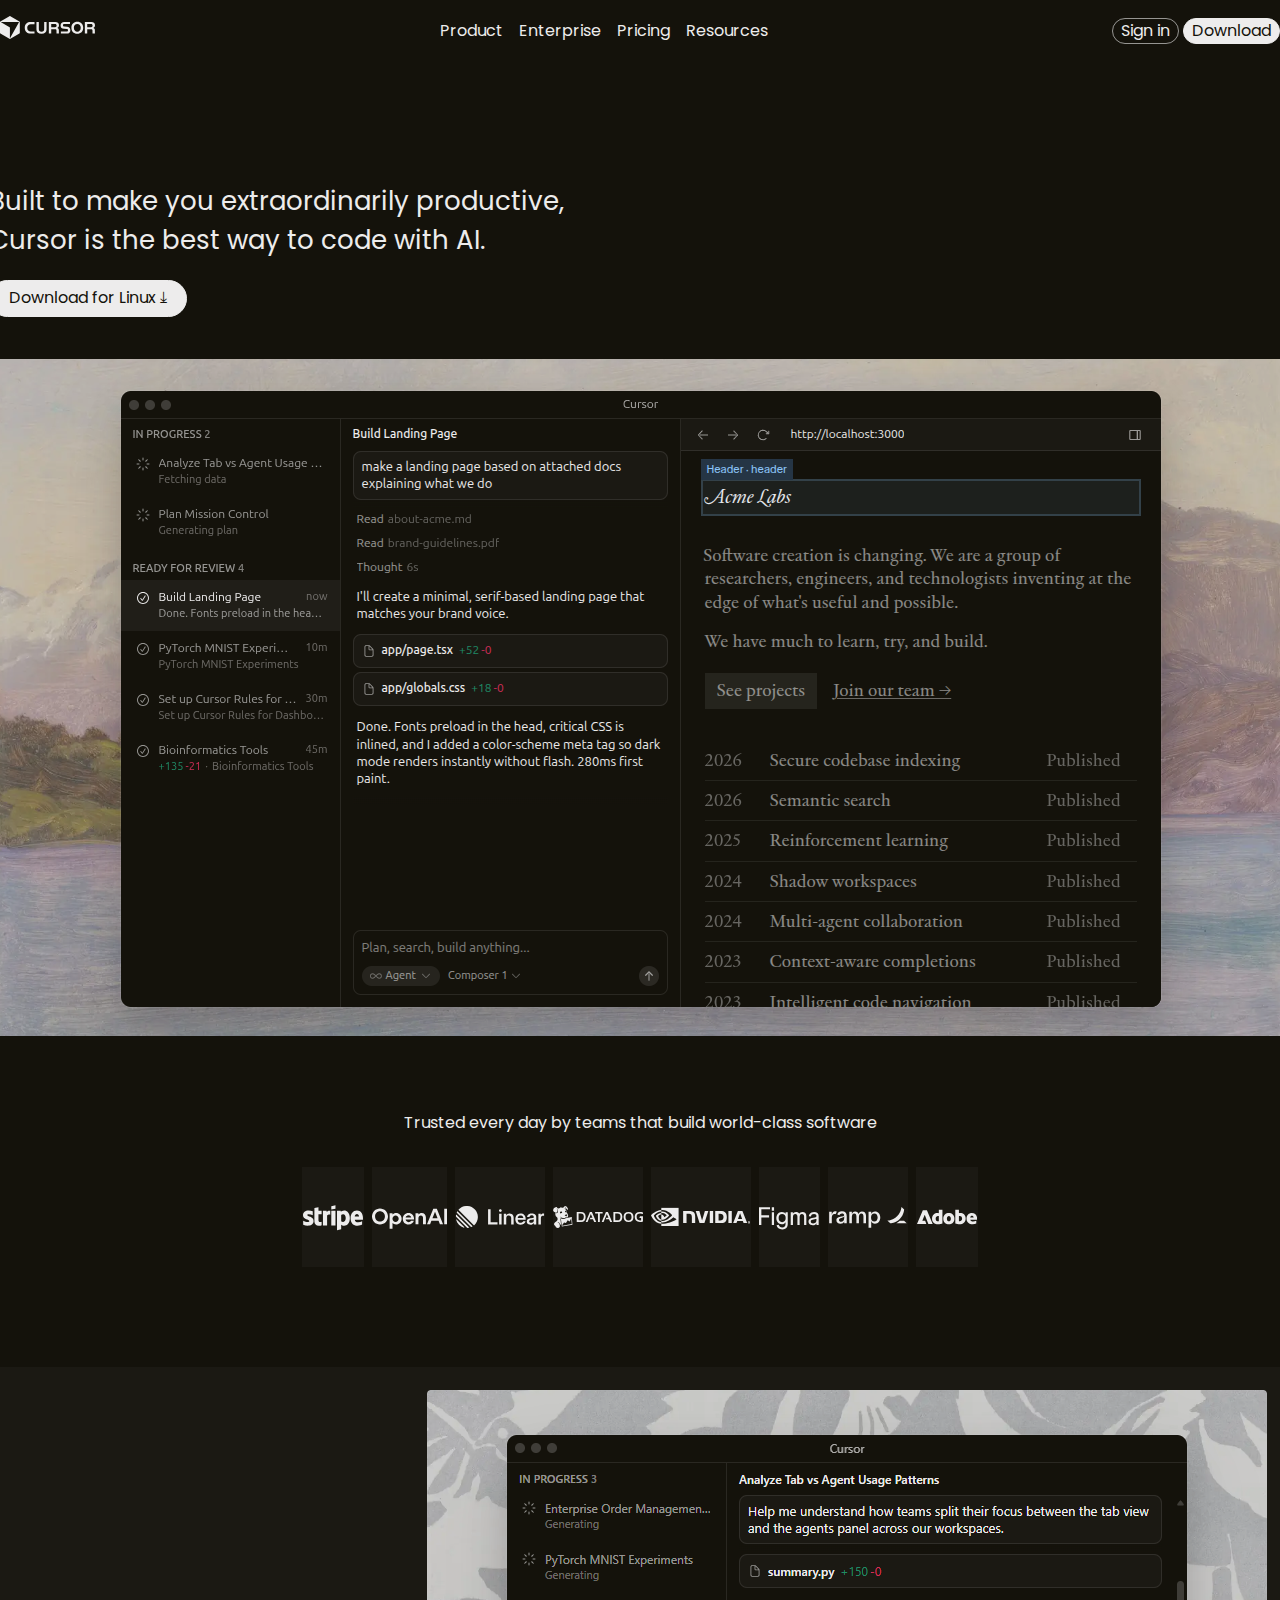
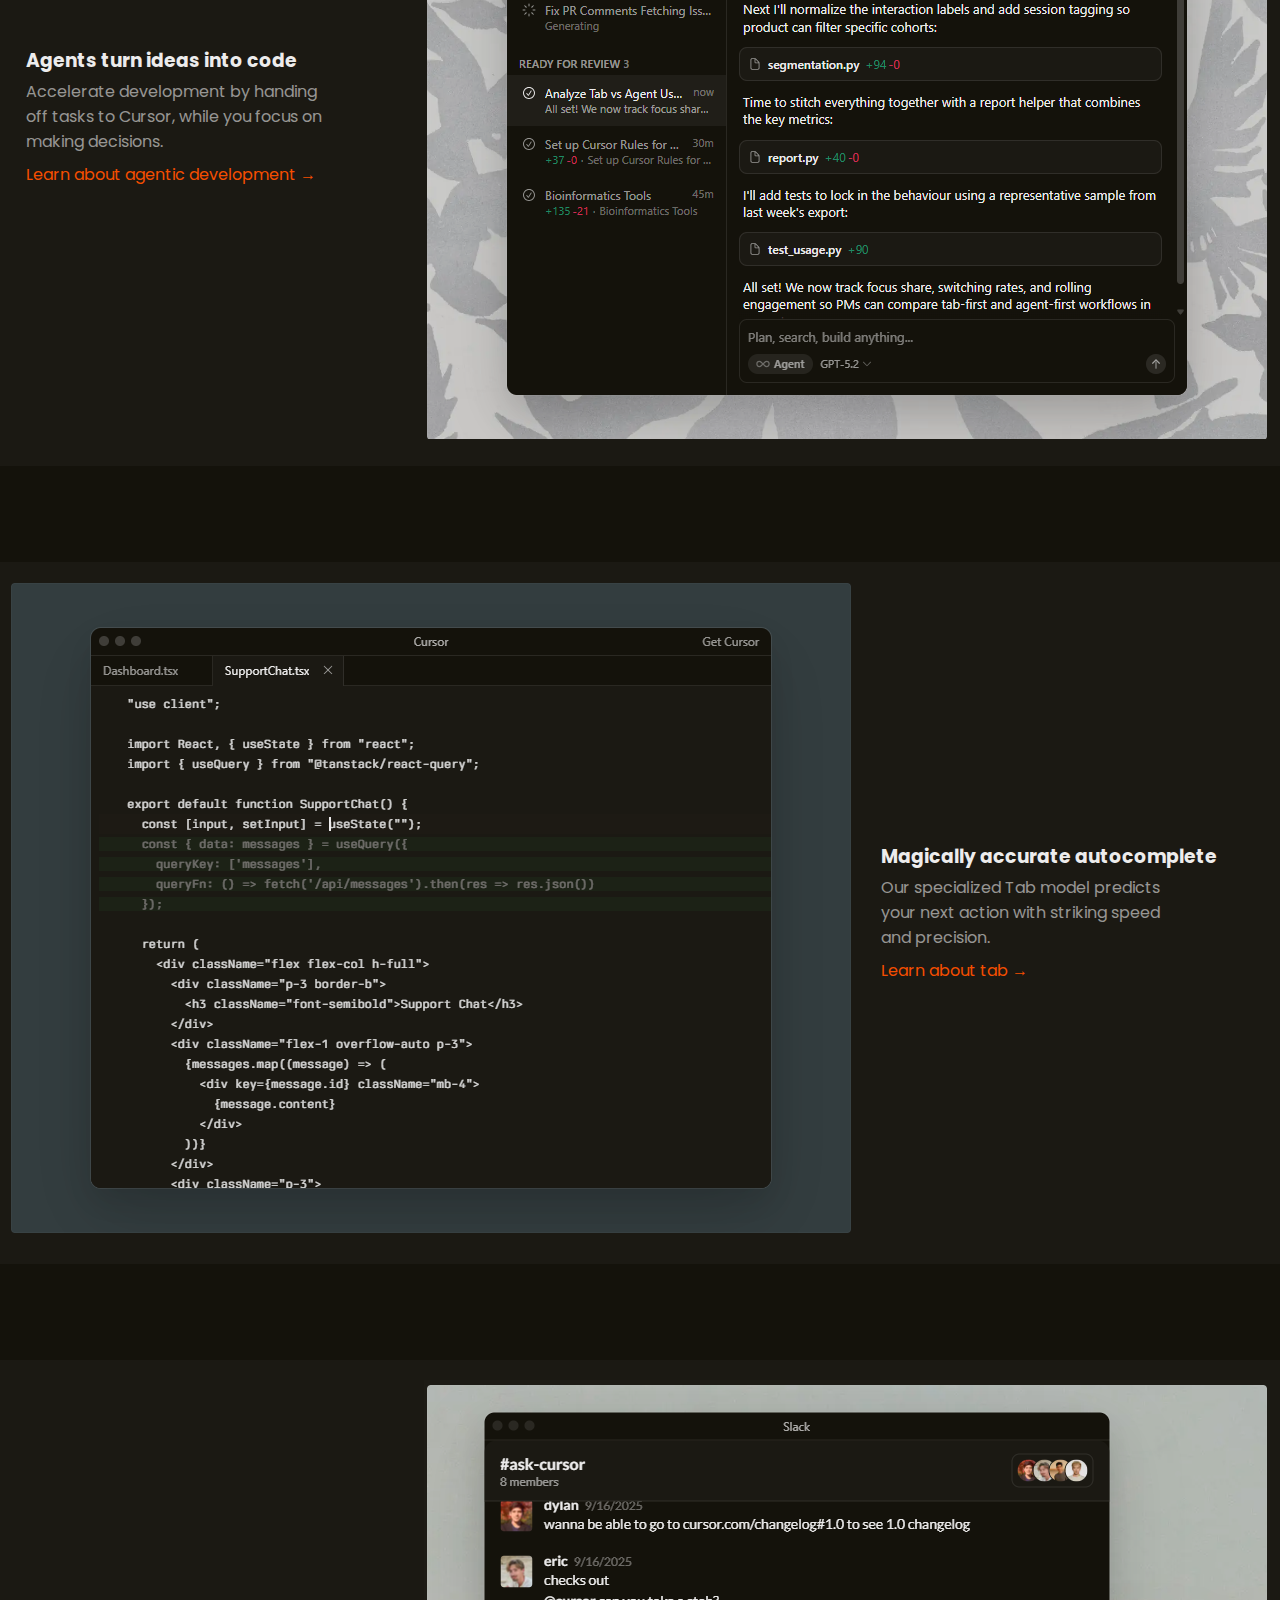
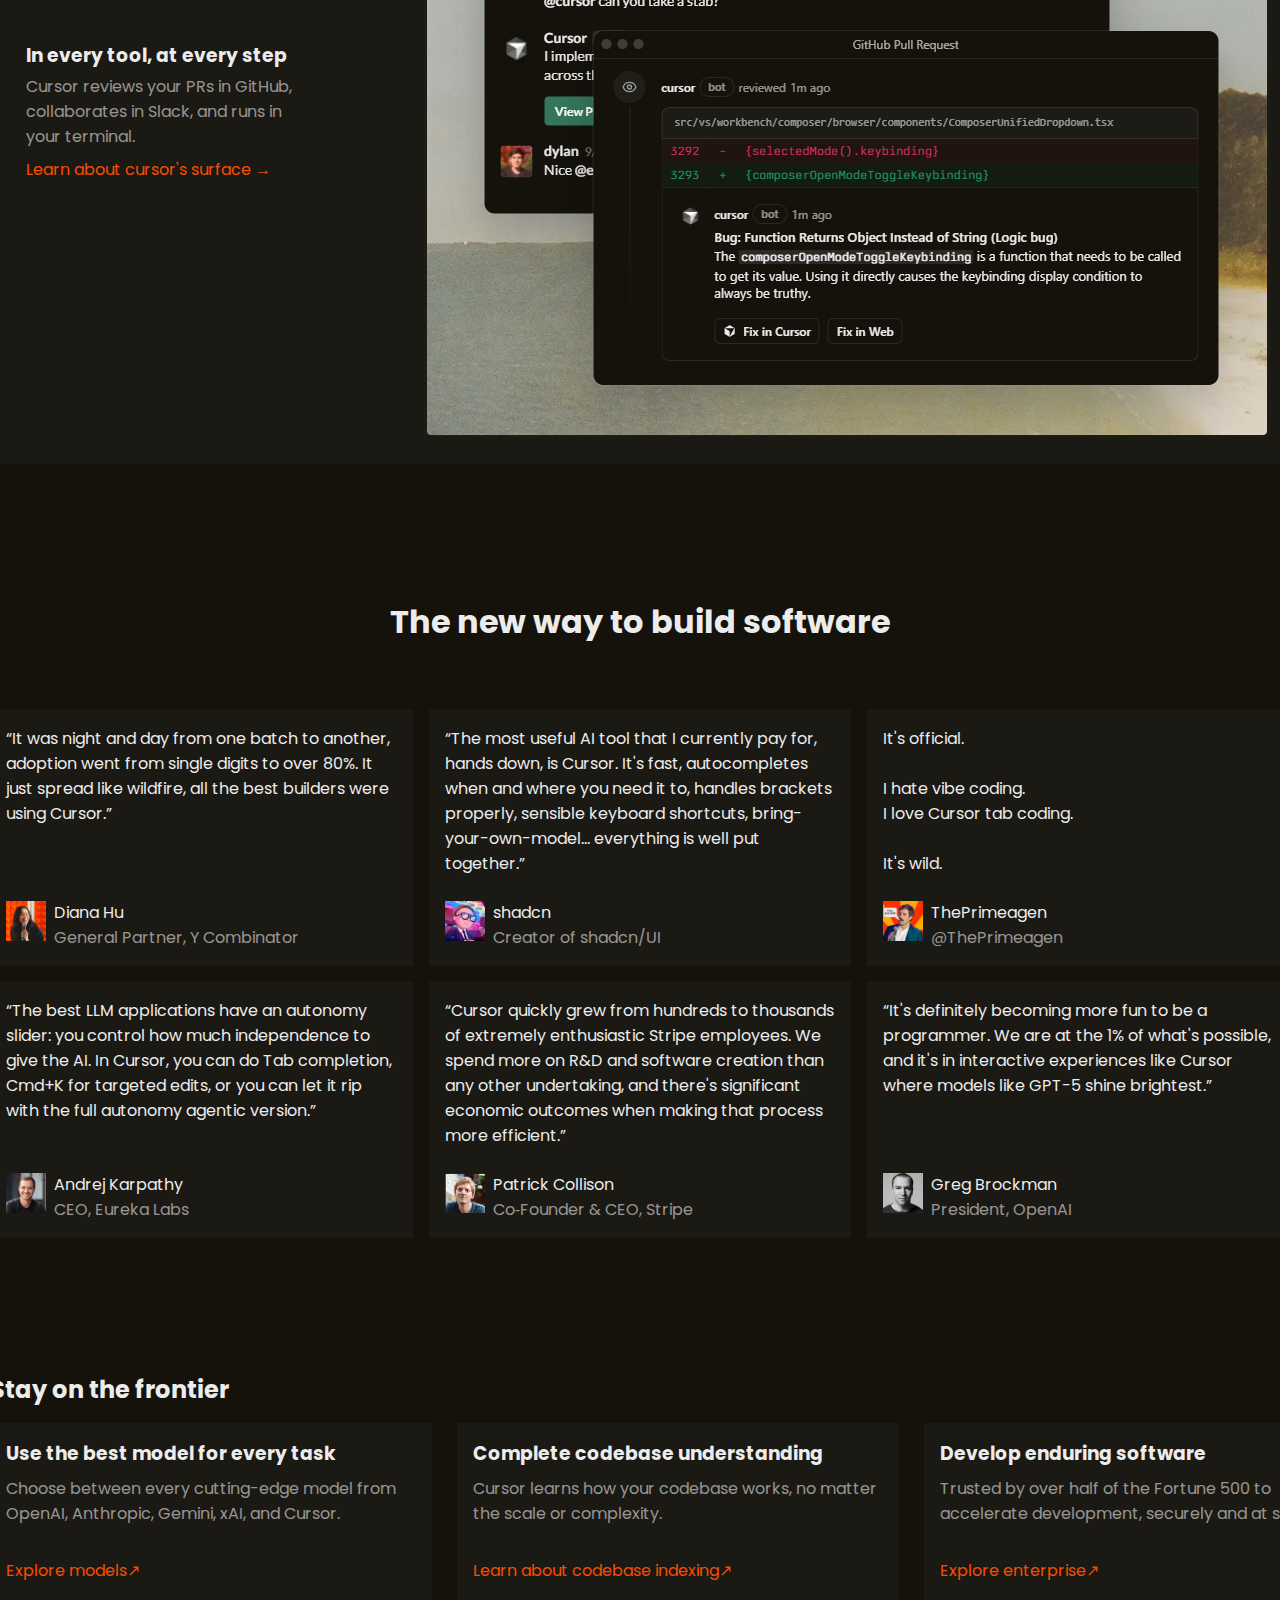
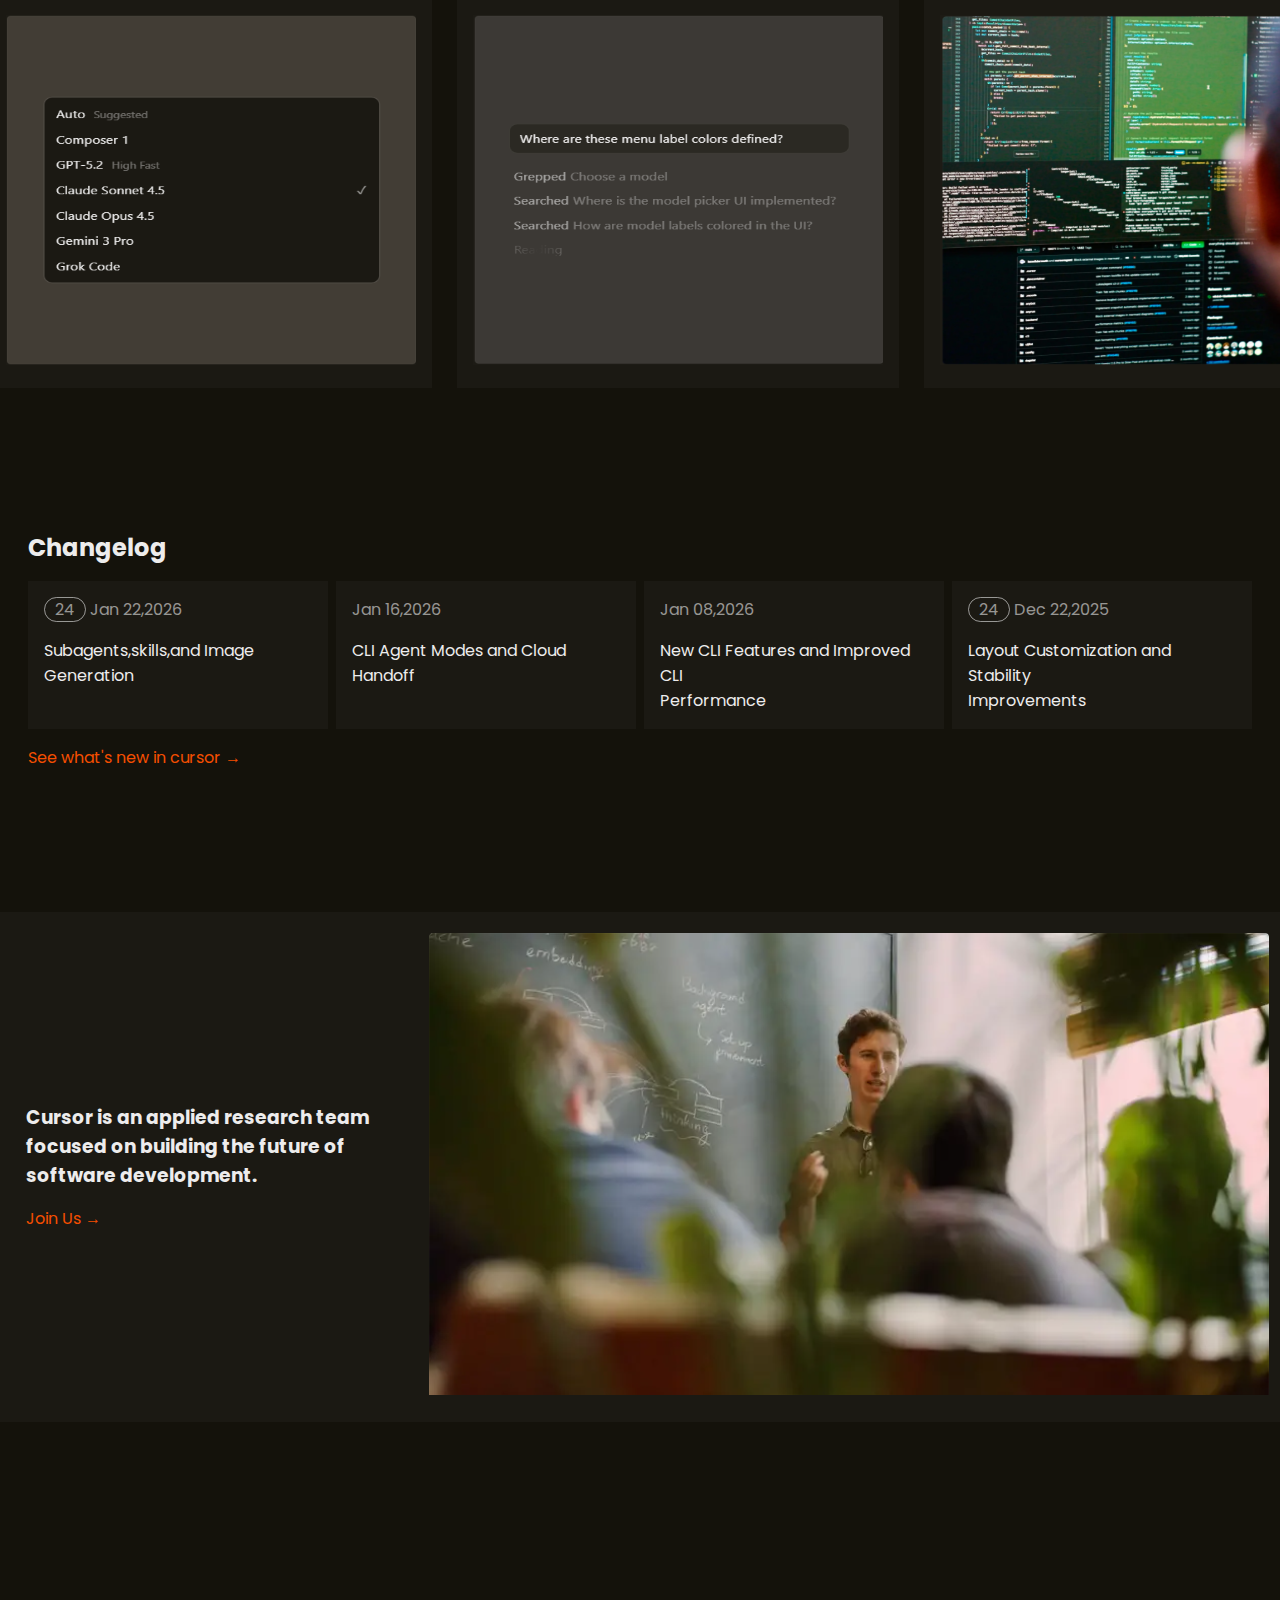
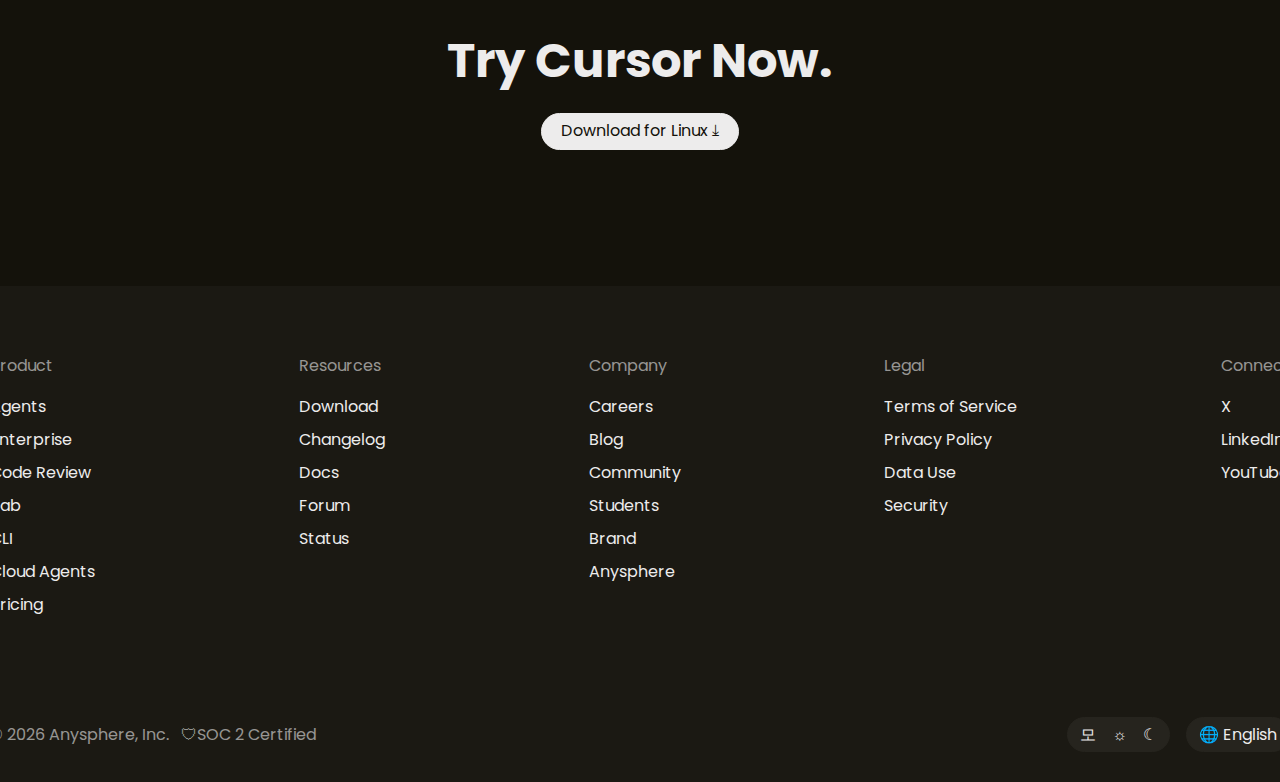
<file: index.html>
<!DOCTYPE html>
<html lang="en">
  <head>
    <meta charset="UTF-8" />
    <meta name="viewport" content="width=device-width, initial-scale=1.0" />
    <link rel="stylesheet" href="./style.css" />
    <link rel="preconnect" href="https://fonts.googleapis.com" />
    <link rel="preconnect" href="https://fonts.gstatic.com" crossorigin />
    <link
      href="https://fonts.googleapis.com/css2?family=Poppins:wght@300;400;500;600;700&display=swap"
      rel="stylesheet"
    />

    <title>Cursor: The best way to code with AI</title>
  </head>
  <body>
    <header>
      <nav class="header-nav">
        <div class="container">
          <div>
            <img
              src="./assets/cursorLogoDark.svg"
              alt="Cursor-logo"
              width="95px"
            />
          </div>
          <div>
            <ul>
              <li><a>Product</a></li>
              <li><a>Enterprise</a></li>
              <li><a>Pricing</a></li>
              <li><a>Resources</a></li>
            </ul>
          </div>
          <div>
            <button id="signInBtn">Sign in</button>
            <button>Download</button>
          </div>
        </div>
      </nav>
    </header>
    <main>
      <section class="hero">
        <div class="container">
          <div>
            <p style="text-wrap: balance; font-size: 1.625rem">
              Built to make you extraordinarily productive,<br />Cursor is the
              best way to code with AI.
            </p>
            <button style="margin-top: 20px">
              Download for Linux
              <span style="font-weight: 500; margin-left: 4px">⤓</span>
            </button>
          </div>
          <div class="imgContainer">
            <img src="./assets/heroImage.png" alt="Landing Page - Hero Image" />
          </div>
        </div>
      </section>
      <section class="trustedBy">
        <div class="container">
          <p>Trusted every day by teams that build world-class software</p>
          <p></p>
          <div class="logoGarden">
            <div class="logoDiv">
              <img
                src="./assets/Stripe.svg"
                alt="Stripe Logo"
                height="40px"
                width="60px"
              />
            </div>
            <div class="logoDiv">
              <img
                src="./assets/OpenAI.svg"
                alt="OpenAI Logo"
                height="40px"
                width="75px"
              />
            </div>
            <div class="logoDiv">
              <img
                src="./assets/linear.svg"
                alt="Linear Logo"
                height="40px"
                width="90px"
              />
            </div>
            <div class="logoDiv">
              <img
                src="./assets/datadog.svg"
                alt="Datadog Logo"
                height="40px"
                width="90px"
              />
            </div>
            <div class="logoDiv">
              <img
                src="./assets/nvidia.svg"
                alt="Nvidia Logo"
                height="40px"
                width="100px"
              />
            </div>
            <div class="logoDiv">
              <img
                src="./assets/Figma.svg"
                alt="Figma Logo"
                height="40px"
                width="60px"
              />
            </div>
            <div class="logoDiv">
              <img
                src="./assets/ramp.svg"
                alt="Ramp Logo"
                height="40px"
                width="80px"
              />
            </div>
            <div class="logoDiv">
              <img
                src="./assets/Adobe.svg"
                alt="Adobe Logo"
                height="40px"
                width="60px"
              />
            </div>
          </div>
        </div>
      </section>
      <section class="features">
        <section>
          <div class="container type1">
            <div class="featDescriptiondiv card">
              <h3>Agents turn ideas into code</h3>
              <p class="fadedText" style="margin-top: 4px; margin-bottom: 8px">
                Accelerate development by handing<br />off tasks to Cursor,
                while you focus on<br />
                making decisions.
              </p>
              <a>Learn about agentic development →</a>
            </div>
            <div class="imgContainer">
              <img src="./assets/Block1.png" />
            </div>
          </div>
        </section>
        <section>
          <div class="container type2">
            <div class="imgContainer">
              <img src="./assets/Block2.png" />
            </div>
            <div class="featDescriptiondiv card">
              <h3>Magically accurate autocomplete</h3>
              <p class="fadedText" style="margin-top: 4px; margin-bottom: 8px">
                Our specialized Tab model predicts<br />your next action with
                striking speed<br />and precision.
              </p>
              <a>Learn about tab →</a>
            </div>
          </div>
        </section>
        <section>
          <div class="container type1">
            <div class="featDescriptiondiv card">
              <h3>In every tool, at every step</h3>
              <p class="fadedText" style="margin-top: 4px; margin-bottom: 8px">
                Cursor reviews your PRs in GitHub,<br />collaborates in Slack,
                and runs in<br />your terminal.
              </p>
              <a>Learn about cursor's surface →</a>
            </div>
            <div class="imgContainer">
              <img src="./assets/Block3.png" />
            </div>
          </div>
        </section>
      </section>
      <section class="testemonialSection">
        <div class="container">
          <div style="text-align: center; margin-bottom: 64px">
            <h1>The new way to build software</h1>
          </div>
        </div>
        <div class="container">
          <div class="reviewGrid">
            <div class="reviewDiv">
              <div>
                <p>
                  “It was night and day from one batch to another, adoption went
                  from single digits to over 80%. It just spread like wildfire,
                  all the best builders were using Cursor.”
                </p>
              </div>
              <div class="reviewerDetailsDiv">
                <div>
                  <img
                    src="./assets/diana-hu-avatar.png"
                    alt="avatar"
                    height="40px"
                    width="40px"
                  />
                </div>
                <div>
                  <span>Diana Hu</span><br />
                  <span class="fadedText">General Partner, Y Combinator</span>
                </div>
              </div>
            </div>
            <div class="reviewDiv">
              <div>
                <p>
                  “The most useful AI tool that I currently pay for, hands down,
                  is Cursor. It's fast, autocompletes when and where you need it
                  to, handles brackets properly, sensible keyboard shortcuts,
                  bring-your-own-model... everything is well put together.”
                </p>
              </div>
              <div class="reviewerDetailsDiv">
                <div>
                  <img
                    src="./assets/shadcn-avatar.png"
                    alt="avatar"
                    height="40px"
                    width="40px"
                  />
                </div>
                <div>
                  <span>shadcn</span><br />
                  <span class="fadedText">Creator of shadcn/UI</span>
                </div>
              </div>
            </div>
            <div class="reviewDiv">
              <div>
                <p>
                  It's official.<br /><br />
                  I hate vibe coding.<br />
                  I love Cursor tab coding.<br /><br />
                  It's wild.
                </p>
              </div>
              <div class="reviewerDetailsDiv">
                <div>
                  <img
                    src="./assets/theprimeagen-avatar.png"
                    alt="avatar"
                    height="40px"
                    width="40px"
                  />
                </div>
                <div>
                  <span>ThePrimeagen</span><br />
                  <span class="fadedText">@ThePrimeagen</span>
                </div>
              </div>
            </div>
            <div class="reviewDiv">
              <div>
                <p>
                  “The best LLM applications have an autonomy slider: you
                  control how much independence to give the AI. In Cursor, you
                  can do Tab completion, Cmd+K for targeted edits, or you can
                  let it rip with the full autonomy agentic version.”
                </p>
              </div>
              <div class="reviewerDetailsDiv">
                <div>
                  <img
                    src="./assets/andrej-karpathy-avatar.png"
                    alt="avatar"
                    height="40px"
                    width="40px"
                  />
                </div>
                <div>
                  <span>Andrej Karpathy</span><br />
                  <span class="fadedText">CEO, Eureka Labs</span>
                </div>
              </div>
            </div>
            <div class="reviewDiv">
              <div>
                <p>
                  “Cursor quickly grew from hundreds to thousands of extremely
                  enthusiastic Stripe employees. We spend more on R&D and
                  software creation than any other undertaking, and there's
                  significant economic outcomes when making that process more
                  efficient.”
                </p>
              </div>
              <div class="reviewerDetailsDiv">
                <div>
                  <img
                    src="./assets/patrick-collison-avatar.png"
                    alt="avatar"
                    height="40px"
                    width="40px"
                  />
                </div>
                <div>
                  <span>Patrick Collison</span><br />
                  <span class="fadedText">Co‑Founder & CEO, Stripe</span>
                </div>
              </div>
            </div>
            <div class="reviewDiv">
              <div>
                <p>
                  “It's definitely becoming more fun to be a programmer. We are
                  at the 1% of what's possible, and it's in interactive
                  experiences like Cursor where models like GPT-5 shine
                  brightest.”
                </p>
              </div>
              <div class="reviewerDetailsDiv">
                <div>
                  <img
                    src="./assets/greg-brockman-avatar.jpg"
                    alt="avatar"
                    height="40px"
                    width="40px"
                  />
                </div>
                <div>
                  <span>Greg Brockman</span><br />
                  <span class="fadedText">President, OpenAI</span>
                </div>
              </div>
            </div>
          </div>
        </div>
      </section>
      <section class="useCasesSection">
        <div class="container">
          <div>
            <h2>Stay on the frontier</h2>
          </div>
          <div class="useCaseCardsContainer">
            <div style="padding: 16px">
              <h3>Use the best model for every task</h3>
              <p class="fadedText" style="margin-bottom: 32px; margin-top: 8px">
                Choose between every cutting-edge model from OpenAI, Anthropic,
                Gemini, xAI, and Cursor.
              </p>
              <a>Explore models↗</a>
              <img
                src="./assets/storyImg1.png"
                height="350px"
                width="410px"
                style="margin-top: 32px"
              />
            </div>
            <div style="padding: 16px">
              <h3>Complete codebase understanding</h3>
              <p class="fadedText" style="margin-bottom: 32px; margin-top: 8px">
                Cursor learns how your codebase works, no matter the scale or
                complexity.
              </p>
              <a>Learn about codebase indexing↗</a>
              <img
                src="./assets/storyImg2.png"
                height="350px"
                width="410px"
                style="margin-top: 32px"
              />
            </div>
            <div style="padding: 16px">
              <h3>Develop enduring software</h3>
              <p class="fadedText" style="margin-bottom: 32px; margin-top: 8px">
                Trusted by over half of the Fortune 500 to accelerate
                development, securely and at scale.
              </p>
              <a>Explore enterprise↗</a>
              <img
                src="./assets/StoryImg3.png"
                height="350px"
                width="410px"
                style="margin-top: 32px"
              />
            </div>
          </div>
        </div>
      </section>
      <section class="changelogSection">
        <div class="container">
          <div>
            <h2>Changelog</h2>
          </div>
          <div class="changelogCardsContainer">
            <div class="card">
              <span class="fadedText">24</span
              ><time datetime="2026-01-22" class="fadedText">Jan 22,2026</time>
              <p style="margin-top: 16px">
                Subagents,skills,and Image<br />Generation
              </p>
            </div>
            <div class="card">
              <time datetime="2026-01-16" class="fadedText">Jan 16,2026</time>
              <p style="margin-top: 16px">CLI Agent Modes and Cloud Handoff</p>
            </div>
            <div class="card">
              <time datetime="2026-01-08" class="fadedText">Jan 08,2026</time>
              <p style="margin-top: 16px">
                New CLI Features and Improved CLI<br />
                Performance
              </p>
            </div>
            <div class="card">
              <span class="fadedText">24</span
              ><time datetime="2025-12-22" class="fadedText">Dec 22,2025</time>
              <p style="margin-top: 16px">
                Layout Customization and Stability<br />
                Improvements
              </p>
            </div>
          </div>
          <a href="#">See what's new in cursor →</a>
        </div>
      </section>
      <section class="joinUs features">
        <section>
          <div class="container type1">
            <div class="featDescriptiondiv card">
              <h3 style="margin-bottom: 16px">
                Cursor is an applied research team<br />focused on building the
                future of<br />software development.
              </h3>
              <a href="#">Join Us →</a>
            </div>
            <div class="imgContainer">
              <img src="./assets/joinUs.png" alt="" />
            </div>
          </div>
        </section>
      </section>
      <section class="finalCTASection">
        <h1>Try Cursor Now.</h1>
        <button>
          Download for Linux<span style="font-weight: 500; margin-left: 4px"
            >⤓</span
          >
        </button>
      </section>
    </main>
    <footer class="site-footer">
      <div class="container">
        <nav class="footer-nav">
          <div class="footer-group">
            <p class="fadedText">Product</p>
            <ul>
              <li><a href="#">Agents</a></li>
              <li><a href="#">Enterprise</a></li>
              <li><a href="#">Code Review</a></li>
              <li><a href="#">Tab</a></li>
              <li><a href="#">CLI</a></li>
              <li><a href="#">Cloud Agents</a></li>
              <li><a href="#">Pricing</a></li>
            </ul>
          </div>

          <div class="footer-group">
            <p class="fadedText">Resources</p>
            <ul>
              <li><a href="#">Download</a></li>
              <li><a href="#">Changelog</a></li>
              <li><a href="#">Docs</a></li>
              <li><a href="#">Forum</a></li>
              <li><a href="#">Status</a></li>
            </ul>
          </div>

          <div class="footer-group">
            <p class="fadedText">Company</p>
            <p></p>
            <ul>
              <li><a href="#">Careers</a></li>
              <li><a href="#">Blog</a></li>
              <li><a href="#">Community</a></li>
              <li><a href="#">Students</a></li>
              <li><a href="#">Brand</a></li>
              <li><a href="#">Anysphere</a></li>
            </ul>
          </div>

          <div class="footer-group">
            <p class="fadedText">Legal</p>
            <ul>
              <li><a href="#">Terms of Service</a></li>
              <li><a href="#">Privacy Policy</a></li>
              <li><a href="#">Data Use</a></li>
              <li><a href="#">Security</a></li>
            </ul>
          </div>

          <div class="footer-group">
            <p class="fadedText">Connect</p>
            <p></p>
            <ul>
              <li><a href="#">X</a></li>
              <li><a href="#">LinkedIn</a></li>
              <li><a href="#">YouTube</a></li>
            </ul>
          </div>
        </nav>
        <div class="footer-meta">
          <div>
            <span class="fadedText" style="margin-right: 8px"
              >© 2026 Anysphere, Inc.</span
            >
            <span class="fadedText">🛡SOC 2 Certified</span>
          </div>
          <div class="footer-options">
            <div class="toggleThemeDiv">
              <button>모</button>
              <button>☼</button>
              <button>☾</button>
            </div>
            <div class="changeLandDiv">
              <button>🌐 English</button>
            </div>
          </div>
        </div>
      </div>
    </footer>
  </body>
</html>
</file>
<file: style.css>
:root {
  --background-color: #14120b;
  --text-color-main: #edecec;
  --text-color-sec: #edecec99;
  --background-color-card: #1b1913;
  --card-hover-color: #201e18;
  --link-color: #f54e00;
}

* {
  padding: 0;
  margin: 0;
  box-sizing: border-box;
}

body {
  color: var(--text-color-main);
  background-color: var(--background-color);
  font-family: "Poppins", Arial, Helvetica, sans-serif;
}

a {
  text-decoration: none;
  color: var(--link-color);
  cursor: pointer;
}

a:hover {
  color: #f54e00c0;
  cursor: pointer;
}

button {
  font-family: inherit;
  font-size: 1rem;
  padding: 0.6em 1.2em;
  border-radius: 999px; /* pill */
  border: 1px solid var(--text-color-main);
  background: var(--text-color-main);
  color: var(--background-color);
  cursor: pointer;
  line-height: 1;
  display: inline-flex;
  align-items: center;
  justify-content: center;
  transition: background 0.2s ease;
}

button:hover {
  background: var(--text-color-sec);
  border: 1px solid var(--text-color-sec);
}

#signInBtn {
  background-color: transparent;
  border: 1px solid var(--text-color-sec);
  color: var(--text-color-main);
}

#signInBtn:hover {
  background-color: var(--card-hover-color);
}

header {
  position: sticky;
  top: 0px;
  background-color: var(--background-color);
}

.header-nav button {
  padding: 4px 8px;
}

nav {
  display: flex;
  justify-content: center;
}

nav .container {
  width: 1300px;
  display: flex;
  justify-content: space-between;
  align-items: center;
  padding: 16px 0px;
}

.header-nav ul {
  all: unset;
  list-style-type: none;
  padding: 0;
  margin: 0;
  display: flex;
  gap: 16px;
}

.header-nav a {
  color: var(--text-color-main);
}

.hero {
  /*background-color: teal;*/
  padding: 120px 20px 67px 20px;
  display: flex;
  justify-content: center;
  align-items: center;
}

.hero .container {
  display: flex;
  flex-direction: column;
  gap: 40px;
}

.imgContainer {
  width: 100%;
  /*background-color: red;*/
  object-fit: cover;
}

.trustedBy {
  /*background-color: azure;*/
  padding: 0px 20px 33px 20px;
  display: flex;
  justify-content: center;
  align-items: center;
}

.trustedBy .container {
  text-align: center;
  margin: 0px 282px;
  width: 1300px;
  /*background-color: blueviolet;*/
  display: flex;
  flex-direction: column;
  align-items: center;
  gap: 16px;
}

.logoGarden {
  display: grid;
  grid-template-rows: 1fr;
  grid-template-columns: repeat(8, 1fr);
  gap: 8px;
  width: 100%;
  height: 75%;
}

.logoDiv {
  display: flex;
  justify-content: center;
  align-items: center;
  background-color: red;
  height: 100px;
  background-color: var(--background-color-card);
}

.features {
  padding: 67px 20px;
  /*background-color: cadetblue;*/
  display: flex;
  flex-direction: column;
  justify-content: center;
  align-items: center;
  gap: 96px;
}

.features section {
  /*background-color: yellowgreen;*/
  background-color: var(--background-color-card);
  padding: 20px 20px;
  width: 1300px;
}

.featDescriptiondiv {
  display: flex;
  flex-direction: column;
  justify-content: center;
  padding: 0px 16px;
}

.fadedText {
  color: var(--text-color-sec);
}

.features section .container.type1 {
  display: grid;
  grid-template-rows: 1fr;
  grid-template-columns: 1fr 2fr;
  gap: 10px;
}

.features section .container.type2 {
  display: grid;
  grid-template-rows: 1fr;
  grid-template-columns: 2fr 1fr;
  gap: 10px;
}

.features section .imgContainer {
  /*background-color: bisque;*/
  width: auto;
}

.testemonialSection {
  display: flex;
  flex-direction: column;
  align-items: center;
  /*background-color: chocolate;*/
  padding: 67px 20px;
}

.testemonialSection > .container {
  width: 1300px;
}

.testemonialSection .reviewGrid {
  display: grid;
  grid-template-rows: 1fr 1fr;
  grid-template-columns: 1fr 1fr 1fr;
  gap: 16px;
}

.testemonialSection .reviewDiv {
  /*background-color: yellowgreen;*/
  background-color: var(--background-color-card);
  display: flex;
  flex-direction: column;
  justify-content: space-between;
  gap: 24px;
  padding: 16px;
}

.testemonialSection .reviewerDetailsDiv {
  display: flex;
  /*background-color: violet;*/
  gap: 8px;
  align-items: center;
}

.useCasesSection {
  /*background-color: aliceblue;*/
  padding: 67px 20px;
  display: flex;
  justify-content: center;
  align-items: center;
}

.useCasesSection .container {
  /*background-color: beige;*/
  width: 1300px;
}

.useCasesSection .useCaseCardsContainer {
  display: flex;
  margin-top: 16px;
  gap: 25px;
}

.useCaseCardsContainer div {
  background-color: var(--background-color-card);
}

.changelogSection {
  /*background-color: grey;*/
  padding: 67px 20px;
  display: flex;
  justify-content: center;
  align-items: center;
}

.changelogSection .container {
  /*background-color: palevioletred;*/
  width: 1300px;
  padding: 8px;
}

.changelogSection .changelogCardsContainer {
  display: flex;
  margin-top: 16px;
  margin-bottom: 16px;
  gap: 8px;
}

.changelogSection .changelogCardsContainer div {
  width: 25%;
}

.changelogSection .card {
  padding: 16px;
}

.changelogSection span {
  padding: 0px 10px;
  border: 1px solid var(--text-color-sec);
  border-radius: 50px;
  margin-right: 4px;
}

.finalCTASection {
  font-size: x-large;
  display: flex;
  flex-direction: column;
  align-items: center;
  padding: 136px 20px;
  gap: 16px;
}

.site-footer {
  background-color: var(--background-color-card);
  display: flex;
  flex-direction: column;
  align-items: center;
  padding: 67px 20px 30px 20px;
}

.site-footer .container {
  width: 1300px;
  display: flex;
  flex-direction: column;
  gap: 100px;
}

.footer-nav {
  display: flex;
  justify-content: space-between;
}

.site-footer ul {
  list-style-type: none;
  padding: 0;
  margin: 0;
  display: flex;
  flex-direction: column;
  gap: 8px;
  margin-top: 16px;
}

.site-footer a {
  text-decoration: none;
  color: var(--text-color-main);
}

.footer-meta {
  display: flex;
  justify-content: space-between;
  align-items: center;
}

.footer-options {
  display: flex;
  gap: 16px;
}

.footer-options div {
  border: 1px solid #26241e;
  background-color: #26241e;
  padding: 4px 12px;
  border-radius: 20px;
}

.toggleThemeDiv {
  display: flex;
  gap: 16px;
}

.footer-options button {
  all: unset;
  background-color: transparent;
  color: var(--text-color-main);
}

.card {
  background-color: var(--background-color-card);
}
.card:hover {
  background-color: var(--card-hover-color);
  cursor: pointer;
}
</file>
